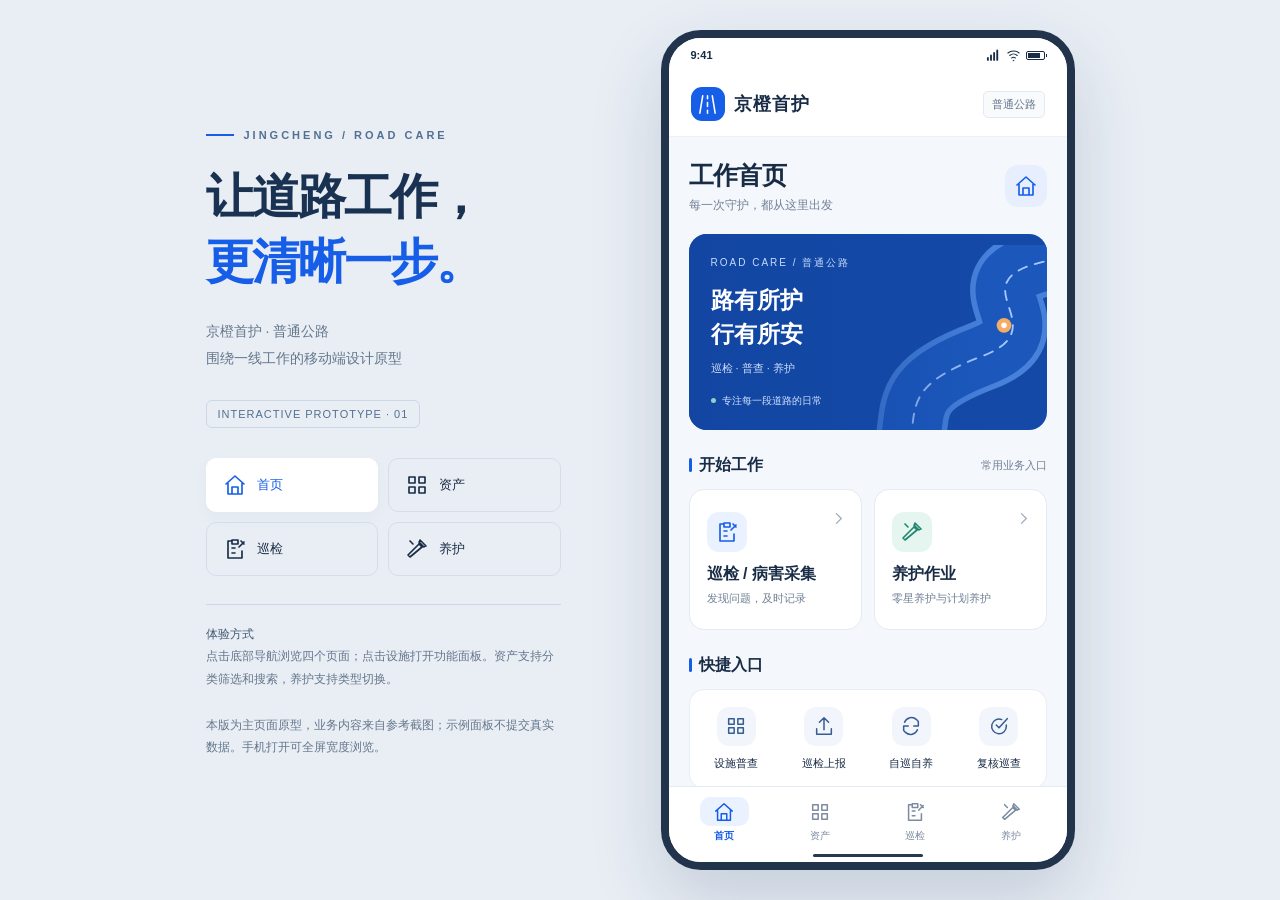
<file: index.html>
<!doctype html>
<html lang="zh-CN">
<head>
<meta charset="UTF-8">
<meta name="viewport" content="width=device-width, initial-scale=1, viewport-fit=cover">
<meta name="theme-color" content="#135fea">
<title>京橙首护 · 普通公路交互原型</title>
<style>
:root{--blue:#165de8;--deep:#14305d;--ink:#192c46;--muted:#718096;--line:#e8edf4;--bg:#f4f7fb;--orange:#ee8a41;--green:#24866d;--font:"Microsoft YaHei UI","PingFang SC","Microsoft YaHei",sans-serif}
*{box-sizing:border-box}body{margin:0;font-family:var(--font);color:var(--ink);background:#e9eef5}button,input{font:inherit}button{cursor:pointer;border:0;-webkit-tap-highlight-color:transparent}button:focus-visible,input:focus-visible{outline:3px solid #f3b45c;outline-offset:3px}button{color:inherit}svg{width:24px;height:24px;fill:none;stroke:currentColor;stroke-width:1.65;stroke-linecap:round;stroke-linejoin:round;flex-shrink:0}button:active{transform:translateY(1px)}
.stage{min-height:100svh;display:flex;align-items:center;justify-content:center;gap:100px;padding:30px}.intro{width:355px}.eyebrow{font-size:11px;letter-spacing:3px;font-weight:700;color:#527092;display:flex;align-items:center;gap:10px}.eyebrow:before{content:"";height:2px;width:28px;background:var(--blue)}.intro h1{font-size:48px;line-height:1.35;letter-spacing:-2px;margin:24px 0;color:#193252}.intro h1 span{color:var(--blue)}.intro p{font-size:14px;color:#64768b;line-height:1.9}.version{display:inline-flex;margin:14px 0 30px;padding:7px 11px;border:1px solid #cbd7e5;border-radius:6px;font-size:11px;letter-spacing:1px;color:#53708e}.page-links{display:grid;grid-template-columns:1fr 1fr;gap:10px}.page-links button{padding:14px 16px;border:1px solid #d4deeb;background:transparent;border-radius:10px;display:flex;align-items:center;gap:10px;text-align:left;font-size:13px}.page-links button.active{background:#fff;border-color:#fff;color:var(--blue);box-shadow:0 6px 15px #19325208}.intro .note{border-top:1px solid #ccd8e5;margin-top:28px;padding-top:18px;font-size:12px;line-height:1.9}.note strong{color:#3f5670;font-weight:500}.device{position:relative;width:414px;height:min(880px,calc(100svh - 60px));min-height:620px;background:var(--bg);border-radius:40px;border:8px solid #22334c;overflow:hidden;box-shadow:0 30px 70px #1932522b;display:flex;flex-direction:column}.status{height:34px;min-height:34px;display:flex;justify-content:space-between;align-items:center;padding:0 22px;background:#fff;font-size:11px;font-weight:700}.status-right{display:flex;gap:5px;align-items:center}.status svg{width:15px;height:15px}.battery{height:9px;width:19px;border:1px solid currentColor;border-radius:2px;position:relative;padding:1px}.battery:before{content:"";display:block;width:85%;height:100%;background:currentColor}.battery:after{content:"";position:absolute;right:-3px;top:2px;height:3px;width:1px;background:currentColor}.appbar{height:65px;min-height:65px;display:flex;align-items:center;justify-content:space-between;padding:0 22px;background:#fff;border-bottom:1px solid #edf1f7}.brand{display:flex;gap:9px;align-items:center}.brandmark{background:var(--blue);color:#fff;border-radius:11px;width:34px;height:34px;display:grid;place-items:center}.brandmark svg{width:23px;height:23px}.brand-name{font-size:18px;font-weight:700;letter-spacing:1px}.scene{font-size:11px;color:#65768d;border:1px solid #e3e9f2;padding:5px 8px;border-radius:5px;background:#f8fafc}.viewport{overflow-y:auto;overscroll-behavior:contain;flex:1;scrollbar-width:none;position:relative}.viewport::-webkit-scrollbar{display:none}.page{padding:22px 20px 28px;animation:enter .22s ease-out}@keyframes enter{from{opacity:.4;transform:translateY(5px)}to{opacity:1;transform:translateY(0)}}.page-title{display:flex;align-items:center;justify-content:space-between;margin-bottom:20px}.page-title h1{margin:0 0 5px;font-size:25px;letter-spacing:-.6px;line-height:1.3}.page-title p{margin:0;font-size:12px;color:var(--muted)}.title-mark{color:var(--blue);background:#e7effe;width:42px;height:42px;border-radius:13px;display:grid;place-items:center}.section-head{display:flex;align-items:center;justify-content:space-between;margin:25px 0 13px}.section-head h2{font-size:16px;margin:0;font-weight:700;display:flex;align-items:center;gap:7px}.section-head h2:before{content:"";display:block;width:3px;height:14px;background:var(--blue);border-radius:4px}.section-head span{font-size:11px;color:var(--muted)}
.hero{position:relative;overflow:hidden;border-radius:18px;background:#1549a8;padding:22px;color:white;min-height:172px}.hero:after{content:"";position:absolute;inset:0;background:linear-gradient(90deg,#1246a2,transparent 85%);pointer-events:none}.hero-content{position:relative;z-index:1;width:70%}.hero-kicker{font-size:10px;letter-spacing:2px;color:#c7dcff;margin-bottom:13px}.hero h2{font-size:23px;line-height:1.5;letter-spacing:.3px;margin:0}.hero p{font-size:11px;color:#cbdcfa;margin:9px 0 0}.road-art{position:absolute;right:-3px;bottom:-9px;width:188px;height:194px;fill:none;stroke:none}.hero-bottom{display:flex;align-items:center;gap:6px;margin-top:18px;font-size:10px;color:#d1e2ff}.hero-bottom i{width:5px;height:5px;border-radius:50%;background:#87d5c7}.work-grid{display:grid;grid-template-columns:1fr 1fr;gap:12px}.work-card{position:relative;background:#fff;border:1px solid #e4eaf3;border-radius:15px;text-align:left;min-height:141px;padding:17px}.work-card .work-icon{width:40px;height:40px;display:grid;place-items:center;border-radius:12px;background:#eaf1ff;color:var(--blue);margin-bottom:12px}.work-card.teal .work-icon{background:#e5f5f0;color:#238670}.work-card strong{font-size:16px;display:block}.work-card p{font-size:11px;color:var(--muted);margin:6px 0 0}.work-card>.arrow{position:absolute;right:14px;top:20px;color:#9baabc;width:17px;height:17px}.common{display:grid;grid-template-columns:repeat(4,1fr);background:white;border:1px solid var(--line);border-radius:15px;padding:17px 3px}.common button{display:flex;flex-direction:column;align-items:center;gap:10px;background:none;font-size:11px;padding:0}.common .mini-icon{color:#365c92;background:#f2f6fc;width:39px;height:39px;border-radius:12px;display:grid;place-items:center}.common svg{width:22px;height:22px}.info-card{display:flex;align-items:center;gap:13px;margin-top:18px;padding:16px;background:#edf3fc;border-radius:12px}.info-card>svg{color:#5b7da8;width:23px;height:23px}.info-card strong{font-size:12px;font-weight:500}.info-card p{font-size:10px;color:#7a8da6;margin:4px 0 0}.footer-note{text-align:center;color:#a0aec0;font-size:10px;letter-spacing:1px;margin-top:24px}
.search{background:white;border:1px solid #e2e9f2;display:flex;align-items:center;gap:9px;padding:0 13px;height:43px;border-radius:11px}.search svg{width:18px;height:18px;color:#8495ac}.search input{background:none;border:0;outline:none;width:100%;min-width:0;font-size:12px;color:var(--ink)}.search input::placeholder{color:#98a5b6}.filters{display:flex;gap:8px;margin-top:13px}.filter{font-size:11px;border-radius:7px;padding:8px 13px;background:#eaf0f7;color:#697d96}.filter.active{background:#e5eeff;color:var(--blue);font-weight:700}.facility-grid{display:grid;grid-template-columns:repeat(3,1fr);gap:10px}.facility{display:flex;flex-direction:column;align-items:center;justify-content:center;gap:11px;min-height:106px;padding:14px 3px 12px;background:white;border:1px solid var(--line);border-radius:13px}.facility .icon-wrap{display:grid;place-items:center;color:#42699e;background:#f0f5fd;width:42px;height:42px;border-radius:12px}.facility svg{width:27px;height:27px}.facility .label{font-size:12px;line-height:1.5;text-align:center;white-space:nowrap}.facility.long .label{font-size:10px}.facility:hover{border-color:#adc7f8;background:#fbfdff}.section-sub{font-size:11px;color:var(--muted);line-height:1.7;margin:-3px 0 16px}.feature-row{display:flex;gap:14px;background:#e8f0ff;border:1px solid #dce8fd;border-radius:14px;padding:17px;align-items:center;text-align:left;width:100%}.feature-icon{height:42px;width:42px;border-radius:12px;display:grid;place-items:center;color:#fff;background:var(--blue);flex-shrink:0}.feature-row strong{display:block;font-size:15px}.feature-row p{font-size:11px;color:#6480ab;margin:6px 0 0}.feature-row>.arrow{margin-left:auto;width:18px;height:18px;color:#6386be}.daily-list{border:1px solid var(--line);border-radius:14px;background:white;padding:0 14px}.daily-list button{display:flex;gap:12px;align-items:center;width:100%;text-align:left;background:none;padding:15px 0;border-bottom:1px solid var(--line)}.daily-list button:last-child{border-bottom:0}.daily-icon{color:var(--blue);display:grid;place-items:center;width:34px;height:34px;background:#edf3ff;border-radius:9px}.daily-list strong{font-size:13px;font-weight:500}.daily-list p{font-size:10px;color:var(--muted);margin:4px 0 0}.daily-list .arrow{margin-left:auto;color:#9aacc2;width:16px;height:16px}.segmented{padding:4px;background:#e7edf5;display:flex;border-radius:12px;margin-bottom:18px}.segmented button{width:50%;padding:11px 0;font-size:13px;color:#6e8198;background:none;border-radius:9px}.segmented button.active{background:white;color:var(--blue);font-weight:700;box-shadow:0 2px 6px #24395e0a}.maint-info{padding:16px;background:#fff;border:1px solid var(--line);border-radius:14px;display:flex;align-items:center;gap:12px}.maint-info>span{display:grid;place-items:center;background:#fff3e8;color:#cd7b37;border-radius:10px;width:40px;height:40px}.maint-info strong{font-size:13px}.maint-info p{font-size:11px;color:var(--muted);margin:5px 0 0}.maint-info.planned>span{color:var(--blue);background:#eaf1ff}.empty{grid-column:1/-1;padding:45px 10px;text-align:center;font-size:12px;color:var(--muted)}
.bottom-nav{height:76px;min-height:76px;display:flex;background:#fff;border-top:1px solid #e5ebf3;padding:9px 8px 12px;z-index:2}.nav-item{width:25%;display:flex;flex-direction:column;align-items:center;gap:3px;font-size:10px;color:#7c8ba0;background:none}.nav-icon{width:49px;height:29px;border-radius:10px;display:grid;place-items:center}.nav-icon svg{width:22px;height:22px}.nav-item.active{color:var(--blue);font-weight:700}.nav-item.active .nav-icon{background:#eaf1ff}.home-indicator{height:3px;width:110px;background:#28394f;border-radius:5px;position:absolute;bottom:5px;left:50%;transform:translateX(-50%);z-index:3;pointer-events:none}
.overlay{position:absolute;inset:34px 0 0;background:#10244265;z-index:10;display:flex;align-items:flex-end;backdrop-filter:blur(3px)}.overlay[hidden]{display:none}.sheet{background:var(--bg);width:100%;max-height:90%;overflow-y:auto;border-radius:24px 24px 0 0;padding:10px 22px 28px;box-shadow:0 -10px 40px #142c4926;animation:enter .2s ease-out}.handle{height:4px;width:34px;background:#d3dce9;border-radius:3px;margin:0 auto 19px}.sheet-head{display:flex;align-items:flex-start;justify-content:space-between}.sheet-head h2{font-size:22px;margin:6px 0}.sheet-head p{font-size:11px;margin:0;color:var(--muted)}.close{background:#e6ecf5;border-radius:50%;width:31px;height:31px;display:grid;place-items:center}.close svg{width:16px;height:16px}.sheet .section-head{margin-top:22px}.sheet-actions{display:grid;gap:9px}.sheet-action{background:white;border:1px solid var(--line);border-radius:11px;display:flex;align-items:center;text-align:left;padding:15px;gap:11px}.sheet-action svg{color:var(--blue);width:21px;height:21px}.sheet-action span{font-size:13px}.sheet-action .arrow{margin-left:auto;width:16px;height:16px;color:#91a2b8}.sheet-action.selected{border-color:#a8c3fa;background:#edf3ff}.preview{background:white;border:1px solid var(--line);border-radius:12px;padding:16px;margin-top:16px}.preview[hidden]{display:none}.demo-badge{display:inline-block;border-radius:4px;background:#fff2e1;color:#ad6923;font-size:10px;padding:3px 6px}.preview h3{font-size:14px;margin:12px 0}.preview p{font-size:12px;line-height:1.8;color:#6f8198;margin:0}.preview .context{padding-top:12px;border-top:1px solid var(--line);margin-top:12px;font-size:11px;color:#6f8198}.sheet-foot{font-size:10px;color:#91a0b4;text-align:center;margin:21px 0 0}.toast{position:absolute;left:22px;right:22px;bottom:94px;z-index:20;background:#17304e;color:white;padding:12px 15px;border-radius:10px;font-size:12px;text-align:center;box-shadow:0 6px 20px #19325222}.toast[hidden]{display:none}
@media(min-width:1400px){.stage{gap:130px}}@media(max-width:820px){.intro{display:none}.stage{padding:20px}.device{height:calc(100svh - 40px)}}@media(max-width:480px){body{background:var(--bg)}.stage{padding:0;display:block}.device{height:100svh;width:100%;border:0;border-radius:0;min-height:0;box-shadow:none}.status{display:none}.overlay{top:0}.bottom-nav{height:calc(67px + env(safe-area-inset-bottom));min-height:calc(67px + env(safe-area-inset-bottom));padding-bottom:calc(8px + env(safe-area-inset-bottom))}.home-indicator{display:none}.page{padding:21px 20px 28px}.appbar{padding-top:env(safe-area-inset-top);height:calc(65px + env(safe-area-inset-top));min-height:calc(65px + env(safe-area-inset-top))}.sheet{padding-bottom:calc(28px + env(safe-area-inset-bottom))}}@media(prefers-reduced-motion:reduce){*{animation:none!important;scroll-behavior:auto!important}}
</style>
</head>
<body>
<div class="stage">
 <aside class="intro">
  <div class="eyebrow">JINGCHENG / ROAD CARE</div>
  <h1>让道路工作，<br><span>更清晰一步。</span></h1>
  <p>京橙首护 · 普通公路<br>围绕一线工作的移动端设计原型</p>
  <div class="version">INTERACTIVE PROTOTYPE · 01</div>
  <div class="page-links" aria-label="原型页面快捷导航"></div>
  <p class="note"><strong>体验方式</strong><br>点击底部导航浏览四个页面；点击设施打开功能面板。资产支持分类筛选和搜索，养护支持类型切换。<br><br>本版为主页面原型，业务内容来自参考截图；示例面板不提交真实数据。手机打开可全屏宽度浏览。</p>
 </aside>
 <div class="device">
  <div class="status" aria-hidden="true"><span>9:41</span><div class="status-right"><svg viewBox="0 0 24 24"><path d="M3 19v-3m5 3v-7m5 7V8m5 11V4" stroke-width="3"/></svg><svg viewBox="0 0 24 24"><path d="M3 8a14 14 0 0 1 18 0M6 12a9 9 0 0 1 12 0m-9 4a5 5 0 0 1 6 0"/><circle cx="12" cy="20" r=".5"/></svg><span class="battery"></span></div></div>
  <header class="appbar"><div class="brand"><span class="brandmark" id="brandIcon"></span><span class="brand-name">京橙首护</span></div><span class="scene">普通公路</span></header>
  <main class="viewport" id="viewport" aria-label="页面内容"><div id="page"></div></main>
  <nav class="bottom-nav" aria-label="主导航"></nav>
  <div class="home-indicator" aria-hidden="true"></div>
  <div class="overlay" id="overlay" hidden><section class="sheet" role="dialog" aria-modal="true" aria-labelledby="sheetTitle" tabindex="-1"><div class="handle"></div><div class="sheet-head"><div><p id="sheetContext"></p><h2 id="sheetTitle"></h2></div><button class="close" aria-label="关闭功能面板" id="closeSheet"></button></div><div class="section-head"><h2>可用操作</h2><span>选择操作查看示意</span></div><div class="sheet-actions" id="sheetActions"></div><div class="preview" id="preview" hidden></div><p class="sheet-foot">交互原型 · 示例内容不提交业务数据</p></section></div>
 </div>
</div>
<script>
const paths={
 road:'M7 3 4 21M17 3l3 18M12 3v3m0 4v4m0 4v3',
 home:'m3 11 9-8 9 8M5 10v11h14V10M9 21v-7h6v7',
 asset:'M4 4h6v6H4zM14 4h6v6h-6zM4 14h6v6H4zM14 14h6v6h-6z',
 inspect:'M8 4H5v17h14v-7M9 3h6v4H9zM9 11h3m-3 5h3M16 10l5-5m-3-1 3 3',
 maintain:'m14 5 5 5M5 20l-2-2L14 7l3 3ZM14 7l1-4 6 6-4 1M5 4l3 3',
 bridge:'M3 21V7h18v14M2 7h20M5 3v4m5-4v4m4-4v4m5-4v4M7 21v-5a5 5 0 0 1 10 0v5',
 subgrade:'m7 3-4 18m14-18 4 18M7 3h10M5 12h14M3 21 18 5M21 21 6 5',
 tunnel:'M3 21V11a9 9 0 0 1 18 0v10h-4V11a5 5 0 0 0-10 0v10ZM10 21l1-6m2 0 1 6',
 culvert:'M3 20V8h18v12M3 8l3-4h12l3 4M8 20v-6a4 4 0 0 1 8 0v6M2 21h20',
 tree:'m12 2-6 8h3l-5 7h6v5h4v-5h6l-5-7h3Z',
 sign:'M12 14v8M4 4h16v10H4zM8 9h8m-3-3 3 3-3 3',
 marking:'M4 3v18m16-18v18M10 3v4m4-4v4m-4 4v4m4-4v4m-4 4v2m4-2v2',
 guard:'M3 8h18v7H3zM6 8v7m6-7v7m6-7v7M5 15v6m14-6v6',
 guide:'M5 3v18m14-18v18M5 6h4v6H5m14 0h-4v6h4',
 isolation:'M2 9h20M2 15h20M5 6v14m7-14v14m7-14v14',
 rock:'m3 19 4-12 5 4 4-8 5 16ZM6 21h15M10 14l3 5',
 safety:'M12 2 3 6v6c0 5 9 10 9 10s9-5 9-10V6ZM8 12l3 3 5-6',
 milestone:'M7 21V6a5 5 0 0 1 10 0v15ZM7 9h10M10 14h4m-4 3h4',
 attachment:'M5 3 3 21M13 3l-1 7M8 4v3m-1 4v3M14 12h7v10h-7zM16 15h3m-3 3h3',
 upload:'M12 16V3m-5 5 5-5 5 5M4 15v6h16v-6',
 cycle:'M20 7v5h-5M4 17v-5h5M5 8a8 8 0 0 1 13-3l2 2M4 17l2 2a8 8 0 0 0 13-3',
 check:'M20 11v1a8 8 0 1 1-5-7M9 11l3 3L21 4',
 calendar:'M4 5h16v16H4zM8 2v6m8-6v6M4 10h16M8 14h2m4 0h2m-8 3h2',
 search:'M21 21l-5-5M18 10a8 8 0 1 1-16 0 8 8 0 0 1 16 0',
 arrow:'m9 5 7 7-7 7',
 close:'m6 6 12 12M18 6 6 18',
 info:'M12 11v6m0-10v.1M22 12a10 10 0 1 1-20 0 10 10 0 0 1 20 0',
 list:'M8 5h13M8 12h13M8 19h13M3 5h.1M3 12h.1M3 19h.1',
 plus:'M12 4v16M4 12h16'
};
function icon(name,cls=''){return `<svg class="${cls}" viewBox="0 0 24 24" aria-hidden="true"><path d="${paths[name]||paths.road}"/></svg>`}
const pages=[['home','首页','home'],['asset','资产','asset'],['inspect','巡检','inspect'],['maintain','养护','maintain']];
const assets=[['道路','road','civil'],['里程碑','milestone','civil'],['桥梁','bridge','civil'],['隧道','tunnel','civil'],['涵洞','culvert','civil'],['交通标志','sign','safety'],['交通标线','marking','safety'],['护栏和栏杆','guard','safety'],['视线诱导设施','guide','safety'],['隔离设施','isolation','safety'],['防眩设施','guard','safety'],['其他交安设施','safety','safety']];
const facilities=[['路面','road'],['路基','subgrade'],['桥梁','bridge'],['隧道','tunnel'],['附属设施病害','attachment'],['交通工程','sign'],['绿化','tree'],['涵洞','culvert']];
let current='home',maintenance='零星养护',filter='all',query='',previousFocus=null;
const pageEl=document.getElementById('page'),viewport=document.getElementById('viewport'),overlay=document.getElementById('overlay');
function esc(str){return String(str).replace(/[&<>"']/g,c=>({'&':'&amp;','<':'&lt;','>':'&gt;','"':'&quot;',"'":'&#39;'}[c]))}
function title(name,sub,i){return `<div class="page-title"><div><h1>${name}</h1><p>${sub}</p></div><span class="title-mark">${icon(i)}</span></div>`}
function section(name,right=''){return `<div class="section-head"><h2>${name}</h2><span>${right}</span></div>`}
function grid(items,context){return `<div class="facility-grid">${items.map(([n,i])=>`<button class="facility ${n.length>5?'long':''}" data-facility="${n}" data-context="${context}"><span class="icon-wrap">${icon(i)}</span><span class="label">${n}</span></button>`).join('')}</div>`}
function daily(n,sub,i){return `<button data-facility="${n}" data-context="日常工作"><span class="daily-icon">${icon(i)}</span><span><strong>${n}</strong><p>${sub}</p></span>${icon('arrow','arrow')}</button>`}
function renderHome(){return `<div class="page">${title('工作首页','每一次守护，都从这里出发','home')}
 <div class="hero"><svg class="road-art" viewBox="0 0 190 210" aria-hidden="true"><path d="M190 18c-97 23 17 70-66 102S52 172 45 220" stroke="#4781da" stroke-width="76"/><path d="M190 18c-97 23 17 70-66 102S52 172 45 220" stroke="#1c58bc" stroke-width="64"/><path d="M190 18c-97 23 17 70-66 102S52 172 45 220" stroke="#a6c7ff" stroke-width="2" stroke-dasharray="10 9"/><circle cx="147" cy="87" r="8" fill="#f6ac64"/><circle cx="147" cy="87" r="3" fill="white"/></svg><div class="hero-content"><div class="hero-kicker">ROAD CARE / 普通公路</div><h2>路有所护<br>行有所安</h2><p>巡检 · 普查 · 养护</p><div class="hero-bottom"><i></i> 专注每一段道路的日常</div></div></div>
 ${section('开始工作','常用业务入口')}
 <div class="work-grid"><button class="work-card" data-page="inspect"><span class="work-icon">${icon('inspect')}</span>${icon('arrow','arrow')}<strong>巡检 / 病害采集</strong><p>发现问题，及时记录</p></button><button class="work-card teal" data-page="maintain"><span class="work-icon">${icon('maintain')}</span>${icon('arrow','arrow')}<strong>养护作业</strong><p>零星养护与计划养护</p></button></div>
 ${section('快捷入口')}
 <div class="common"><button data-page="asset"><span class="mini-icon">${icon('asset')}</span>设施普查</button><button data-facility="巡检上报" data-context="日常工作"><span class="mini-icon">${icon('upload')}</span>巡检上报</button><button data-facility="自巡自养" data-context="日常工作"><span class="mini-icon">${icon('cycle')}</span>自巡自养</button><button data-facility="复核巡查" data-context="日常工作"><span class="mini-icon">${icon('check')}</span>复核巡查</button></div>
 <div class="info-card">${icon('road')}<div><strong>普通公路 · 一线作业工作台</strong><p>设施信息、日常巡检与养护入口，一处直达</p></div></div><div class="footer-note">京橙首护 · 守护道路每一程</div></div>`}
function assetResults(){const arr=assets.filter(x=>(filter==='all'||x[2]===filter)&&x[0].includes(query.trim()));document.getElementById('assetResults').innerHTML=arr.length?grid(arr,'设施普查'):'<div class="empty">未找到相关设施，请尝试其他名称</div>';document.getElementById('assetCount').textContent=`${arr.length} 类设施`}
function renderAsset(){return `<div class="page">${title('资产管理','从设施普查开始，掌握道路家底','asset')}<label class="search">${icon('search')}<input id="assetSearch" type="search" placeholder="搜索设施类型，如桥梁、交通标志" aria-label="搜索设施类型" value="${esc(query)}"></label><div class="filters" role="group" aria-label="设施类别筛选">${[['all','全部设施'],['civil','道路土建'],['safety','交通安全']].map(([id,n])=>`<button class="filter ${filter===id?'active':''}" data-filter="${id}" aria-pressed="${filter===id}">${n}</button>`).join('')}</div>${section('设施普查','<span id="assetCount"></span>')}<div id="assetResults"></div><div class="footer-note">分类清晰 · 信息有序</div></div>`}
function renderInspect(){return `<div class="page">${title('道路巡检','发现路上问题，做好每一次记录','inspect')}<button class="feature-row" data-facility="巡检上报" data-context="日常工作"><span class="feature-icon">${icon('upload')}</span><span><strong>巡检上报</strong><p>进入日常巡检上报入口</p></span>${icon('arrow','arrow')}</button>${section('病害采集','按设施选择')}${grid(facilities,'病害采集')}${section('日常工作')}<div class="daily-list">${daily('自巡自养','巡查与日常养护','cycle')}${daily('互巡互检','协同巡查，交叉检查','inspect')}${daily('复核巡查','开展巡查复核工作','check')}</div><div class="footer-note">及时发现 · 有序记录</div></div>`}
function renderMaintain(){return `<div class="page">${title('养护作业','分类开展养护，守护道路畅通','maintain')}<div class="segmented" role="tablist" aria-label="养护类型">${['零星养护','计划养护'].map(n=>`<button role="tab" aria-selected="${maintenance===n}" class="${maintenance===n?'active':''}" data-maintenance="${n}">${n}</button>`).join('')}</div><div role="tabpanel" aria-label="${maintenance}"><div class="maint-info ${maintenance==='计划养护'?'planned':''}"><span>${icon(maintenance==='计划养护'?'calendar':'maintain')}</span><div><strong>${maintenance==='计划养护'?'按计划开展养护':'日常问题，及时养护'}</strong><p>${maintenance==='计划养护'?'选择设施类别，进入计划养护':'选择设施类别，进入零星养护'}</p></div></div>${section('养护设施','8 类设施')}${grid(facilities,maintenance)}</div><div class="info-card">${icon('info')}<div><strong>当前业务：${maintenance}</strong><p>点击设施入口，查看对应养护操作</p></div></div><div class="footer-note">精心养护 · 畅行每一程</div></div>`}
function navigate(id){if(!pages.some(p=>p[0]===id))return;closeSheet(false);current=id;pageEl.innerHTML=({home:renderHome,asset:renderAsset,inspect:renderInspect,maintain:renderMaintain})[id]();viewport.scrollTop=0;document.querySelector('.bottom-nav').innerHTML=pages.map(([key,n,i])=>`<button class="nav-item ${id===key?'active':''}" data-page="${key}" ${id===key?'aria-current="page"':''}><span class="nav-icon">${icon(i)}</span>${n}</button>`).join('');document.querySelector('.page-links').innerHTML=pages.map(([key,n,i])=>`<button data-page="${key}" class="${id===key?'active':''}" ${id===key?'aria-current="page"':''}>${icon(i)}${n}</button>`).join('');if(id==='asset')assetResults();document.title=`${pages.find(x=>x[0]===id)[1]} · 京橙首护原型`}
let selectedName='',selectedContext='';
function openSheet(name,context){previousFocus=document.activeElement;selectedName=name;selectedContext=context;document.getElementById('sheetTitle').textContent=name;document.getElementById('sheetContext').textContent=`普通公路 / ${context}`;const actions=context==='设施普查'?[['list','查看设施'],['plus','新增普查']]:context==='病害采集'?[['plus','采集病害'],['list','查看采集记录']]:context==='日常工作'?[['inspect',name],['list','查看相关记录']]:[['maintain',`进入${context}`],['list','查看养护记录']];document.getElementById('sheetActions').innerHTML=actions.map(([i,n])=>`<button class="sheet-action" data-operation="${n}">${icon(i)}<span>${n}</span>${icon('arrow','arrow')}</button>`).join('');document.getElementById('preview').hidden=true;overlay.hidden=false;document.querySelector('.viewport').inert=true;document.querySelector('.bottom-nav').inert=true;document.querySelector('.sheet').focus()}
function closeSheet(restore=true){overlay.hidden=true;viewport.inert=false;document.querySelector('.bottom-nav').inert=false;if(restore&&previousFocus&&previousFocus.isConnected)previousFocus.focus()}
document.addEventListener('click',e=>{const page=e.target.closest('[data-page]');if(page){navigate(page.dataset.page);return}const facility=e.target.closest('[data-facility]');if(facility){openSheet(facility.dataset.facility,facility.dataset.context);return}const f=e.target.closest('[data-filter]');if(f){filter=f.dataset.filter;document.querySelectorAll('[data-filter]').forEach(b=>{b.classList.toggle('active',b.dataset.filter===filter);b.setAttribute('aria-pressed',b.dataset.filter===filter)});assetResults();return}const m=e.target.closest('[data-maintenance]');if(m){const scroll=viewport.scrollTop;maintenance=m.dataset.maintenance;pageEl.innerHTML=renderMaintain();viewport.scrollTop=scroll;document.querySelector(`[data-maintenance="${maintenance}"]`).focus();return}const op=e.target.closest('[data-operation]');if(op){document.querySelectorAll('.sheet-action').forEach(b=>b.classList.toggle('selected',b===op));const preview=document.getElementById('preview');preview.hidden=false;preview.innerHTML=`<span class="demo-badge">功能示意</span><h3>${esc(op.dataset.operation)}</h3><p>已选择「${esc(selectedName)}」的${esc(op.dataset.operation)}入口。</p><div class="context">业务场景：普通公路<br>所属模块：${esc(selectedContext)}<br>本版展示主页面与入口交互，后续业务页面待设计。</div>`;preview.scrollIntoView({block:'nearest',behavior:'smooth'})}});
document.getElementById('closeSheet').innerHTML=icon('close');document.getElementById('closeSheet').addEventListener('click',()=>closeSheet());overlay.addEventListener('click',e=>{if(e.target===overlay)closeSheet()});document.addEventListener('input',e=>{if(e.target.id==='assetSearch'){query=e.target.value;assetResults()}});document.addEventListener('keydown',e=>{if(overlay.hidden)return;if(e.key==='Escape'){closeSheet();return}if(e.key==='Tab'){const all=[...overlay.querySelectorAll('button')];const first=all[0],last=all.at(-1);if(e.shiftKey&&(document.activeElement===first||document.activeElement.classList.contains('sheet'))){e.preventDefault();last.focus()}else if(!e.shiftKey&&document.activeElement===last){e.preventDefault();first.focus()}}});document.getElementById('brandIcon').innerHTML=icon('road');navigate('home');
</script>
</body>
</html>
</file>
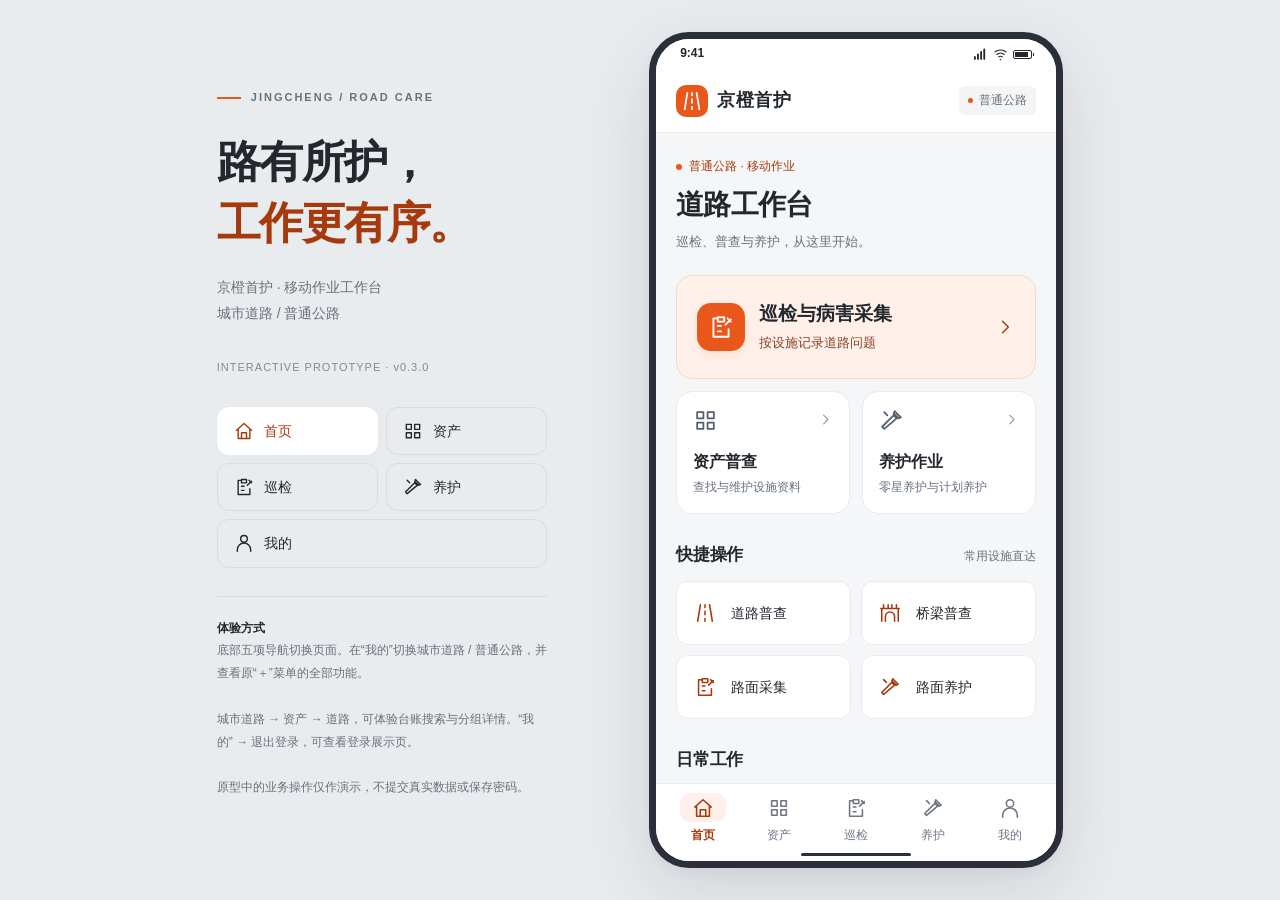
<file: v2/index.html>
<!doctype html>
<html lang="zh-CN">
<head>
<meta charset="UTF-8">
<meta name="viewport" content="width=device-width, initial-scale=1, viewport-fit=cover">
<meta name="theme-color" content="#ea571b">
<title>京橙首护 · 双场景交互原型</title>
<link rel="stylesheet" href="./styles.css">
<link rel="icon" type="image/svg+xml" href="./assets/road-icon.svg">
</head>
<body>
<div class="stage">
 <aside class="intro">
  <div class="eyebrow">JINGCHENG / ROAD CARE</div>
  <h1>路有所护，<br><span>工作更有序。</span></h1>
  <p>京橙首护 · 移动作业工作台<br>城市道路 / 普通公路</p>
  <div class="version">INTERACTIVE PROTOTYPE · v0.3.0</div>
  <div class="page-links" aria-label="原型页面快捷导航"></div>
  <p class="note"><strong>体验方式</strong><br>底部五项导航切换页面。在“我的”切换城市道路 / 普通公路，并查看原“＋”菜单的全部功能。<br><br>城市道路 → 资产 → 道路，可体验台账搜索与分组详情。“我的” → 退出登录，可查看登录展示页。<br><br>原型中的业务操作仅作演示，不提交真实数据或保存密码。</p>
 </aside>
 <div class="device">
  <div class="status" aria-hidden="true"><span>9:41</span><div class="status-right"><svg viewBox="0 0 24 24"><path d="M3 19v-3m5 3v-7m5 7V8m5 11V4" stroke-width="3"/></svg><svg viewBox="0 0 24 24"><path d="M3 8a14 14 0 0 1 18 0M6 12a9 9 0 0 1 12 0m-9 4a5 5 0 0 1 6 0"/><circle cx="12" cy="20" r=".5"/></svg><span class="battery"></span></div></div>
  <header class="appbar"><div class="brand"><span class="brandmark" id="brandIcon"></span><span class="brand-name">京橙首护</span></div><span class="scene" id="sceneLabel">普通公路</span></header>
  <main class="viewport" id="viewport" aria-label="页面内容"><div id="page"></div></main>
  <nav class="bottom-nav" aria-label="主导航"></nav>
  <div class="home-indicator" aria-hidden="true"></div>
  <div class="overlay" id="overlay" hidden><section class="sheet" role="dialog" aria-modal="true" aria-labelledby="sheetTitle" tabindex="-1"><div class="handle"></div><div class="sheet-head"><div><p id="sheetContext"></p><h2 id="sheetTitle"></h2></div><button class="close" aria-label="关闭功能面板" id="closeSheet"></button></div><div class="section-head" id="sheetActionHeading"><h2>可用操作</h2><span>选择操作查看示意</span></div><div class="sheet-actions" id="sheetActions"></div><div class="preview" id="preview" hidden></div><p class="sheet-foot">交互原型 · 示例内容不提交业务数据</p></section></div>
  <div class="toast" id="toast" role="status" aria-live="polite" hidden></div>
 </div>
</div>
<script src="./app.js"></script>
</body>
</html>
</file>
<file: v2/styles.css>
/* 京橙首护 · v0.3.0 · shared visual system */
:root {
  --primary: #ea571b;
  --primary-soft: #fff1e9;
  --primary-border: #f4c6b2;
  --primary-ink: #a63a0d;
  --action: #cf4510;
  --on-primary: #30170f;
  --ink: #23282f;
  --muted: #68717d;
  --subtle: #818995;
  --line: #e8ebef;
  --bg: #f5f6f8;
  --surface: #fff;
  --green: #20765c;
  --danger: #b54040;
  --radius-sm: 10px;
  --radius: 16px;
  --radius-lg: 24px;
  --font: "MiSans", "HarmonyOS Sans SC", "PingFang SC", "Microsoft YaHei UI", "Microsoft YaHei", sans-serif;
}
* { box-sizing: border-box; }
[hidden] { display: none !important; }
body { margin: 0; color: var(--ink); background: #e9ecef; font: 15px/1.6 var(--font); -webkit-font-smoothing: antialiased; }
button, input, select { font: inherit; }
button { cursor: pointer; border: 0; color: inherit; -webkit-tap-highlight-color: transparent; touch-action: manipulation; }
button, input, select { outline-offset: 3px; }
button:focus-visible, input:focus-visible, select:focus-visible { outline: 3px solid #bb450f; }
button { transition: background .15s ease, border-color .15s ease, box-shadow .15s ease; }
button:active { filter: brightness(.96); }
svg { width: 24px; height: 24px; fill: none; stroke: currentColor; stroke-width: 1.7; stroke-linecap: round; stroke-linejoin: round; flex-shrink: 0; }
h1, h2, h3, p { overflow-wrap: anywhere; }
.stage { min-height: 100svh; display: flex; align-items: center; justify-content: center; gap: clamp(48px, 8vw, 120px); padding: 32px; }
.intro { width: 330px; flex-shrink: 0; }
.eyebrow { display: flex; align-items: center; gap: 10px; font-size: 11px; font-weight: 600; letter-spacing: 2px; color: var(--muted); }
.eyebrow:before { content: ""; height: 2px; width: 24px; background: var(--primary); }
.intro h1 { margin: 24px 0 20px; font-size: 44px; font-weight: 700; letter-spacing: -1.5px; line-height: 1.4; }
.intro h1 span { color: var(--primary-ink); }
.intro>p { font-size: 14px; line-height: 1.9; color: var(--muted); }
.version { display: inline-flex; padding: 6px 0; margin: 12px 0 24px; color: var(--subtle); font-size: 11px; letter-spacing: 1px; }
.page-links { display: grid; grid-template-columns: 1fr 1fr; gap: 8px; }
.page-links button { display: flex; align-items: center; gap: 10px; text-align: left; min-height: 48px; padding: 12px 16px; font-size: 14px; border: 1px solid #d8dde3; border-radius: 12px; background: transparent; }
.page-links button svg { width: 20px; height: 20px; }
.page-links button:last-child { grid-column: 1 / -1; }
.page-links button.active { background: #fff; border-color: #fff; color: var(--primary-ink); box-shadow: 0 4px 16px #23282f05; }
.intro .note { border-top: 1px solid #d7dde3; margin-top: 28px; padding-top: 20px; font-size: 12px; line-height: 1.9; }
.note strong { color: var(--ink); font-weight: 600; }
.device { position: relative; isolation: isolate; display: flex; flex-direction: column; width: 414px; flex-shrink: 0; height: min(900px, calc(100svh - 64px)); min-height: 620px; border: 7px solid #293039; border-radius: 40px; background: var(--bg); overflow: hidden; box-shadow: 0 24px 70px #20283220, 0 4px 12px #2028320a; }
.status { height: 30px; min-height: 30px; display: flex; align-items: center; justify-content: space-between; padding: 0 24px; background: #fff; font-size: 12px; font-weight: 600; }
.status-right { display: flex; align-items: center; gap: 5px; }
.status svg { width: 15px; height: 15px; }
.battery { position: relative; height: 9px; width: 19px; border: 1px solid currentColor; border-radius: 2px; padding: 1px; }
.battery:before { content: ""; display: block; width: 85%; height: 100%; background: currentColor; }
.battery:after { content: ""; position: absolute; right: -3px; top: 2px; height: 3px; width: 1px; background: currentColor; }
.appbar { min-height: 64px; height: 64px; display: flex; align-items: center; justify-content: space-between; gap: 12px; padding: 0 20px; background: #fff; border-bottom: 1px solid var(--line); }
.brand { display: flex; align-items: center; gap: 9px; }
.brandmark { display: grid; place-items: center; width: 32px; height: 32px; background: var(--primary); color: #fff; border-radius: 10px; }
.brandmark svg { width: 22px; height: 22px; stroke-width: 1.9; }
.brand-name { font-size: 18px; font-weight: 700; letter-spacing: .5px; }
.scene { display: inline-flex; align-items: center; gap: 6px; padding: 5px 9px; border-radius: 6px; font-size: 12px; font-weight: 500; color: var(--muted); background: #f3f5f7; white-space: nowrap; }
.scene:before { content: ""; height: 5px; width: 5px; background: var(--primary); border-radius: 50%; }
.viewport { min-height: 0; overflow-y: auto; overscroll-behavior: contain; flex: 1; scrollbar-width: none; position: relative; }
.viewport::-webkit-scrollbar { display: none; }
.page { padding: 24px 20px 32px; animation: enter .18s ease-out; }
@keyframes enter { from { opacity: .5; transform: translateY(4px); } to { opacity: 1; transform: translateY(0); } }
.page-title { display: flex; align-items: center; justify-content: space-between; gap: 12px; margin-bottom: 24px; }
.page-title h1 { font-size: 26px; line-height: 1.35; font-weight: 700; margin: 0 0 6px; letter-spacing: -.5px; }
.page-title p { font-size: 13px; color: var(--muted); margin: 0; line-height: 1.6; }
.title-mark { display: none; }
.section-head { display: flex; align-items: baseline; justify-content: space-between; gap: 12px; margin: 28px 0 14px; }
.section-head h2 { font-size: 17px; font-weight: 600; margin: 0; line-height: 1.5; letter-spacing: -.3px; }
.section-head>span { color: var(--muted); font-size: 12px; flex-shrink: 0; }
.home-kicker { display: flex; align-items: center; gap: 7px; color: var(--primary-ink); font-size: 12px; font-weight: 500; margin-bottom: 10px; }
.home-kicker i { width: 6px; height: 6px; background: var(--primary); border-radius: 50%; }
.home-title { margin-bottom: 22px; }
.home-title h1 { font-size: 28px; line-height: 1.35; letter-spacing: -.8px; margin: 0 0 8px; }
.home-title p { font-size: 13px; color: var(--muted); margin: 0; }
.start-card { width: 100%; text-align: left; display: flex; align-items: center; gap: 14px; padding: 20px; min-height: 104px; background: #fff1e9; border: 1px solid #f7d8c9; border-radius: var(--radius); }
.start-icon { display: grid; place-items: center; width: 48px; height: 48px; border-radius: 14px; background: var(--primary); color: #fff; flex-shrink: 0; box-shadow: 0 5px 10px #ea571b18; }
.start-icon svg { width: 26px; height: 26px; }
.start-card strong { display: block; font-size: 19px; line-height: 1.5; font-weight: 600; }
.start-card p { color: #85442a; font-size: 13px; margin: 5px 0 0; }
.start-card>.arrow { color: var(--primary-ink); width: 20px; height: 20px; margin-left: auto; }
.work-grid { display: grid; grid-template-columns: 1fr 1fr; gap: 12px; margin-top: 12px; }
.work-card { position: relative; min-width: 0; min-height: 112px; padding: 16px; text-align: left; border: 1px solid var(--line); border-radius: var(--radius); background: #fff; }
.work-card .work-icon { display: block; color: #53606f; margin-bottom: 10px; }
.work-card .work-icon svg { width: 25px; height: 25px; }
.work-card strong { font-size: 16px; line-height: 1.5; display: block; font-weight: 600; }
.work-card p { color: var(--muted); font-size: 12px; margin: 4px 0 0; }
.work-card>.arrow { position: absolute; right: 16px; top: 20px; width: 15px; height: 15px; color: #929aa5; }
.home-shortcuts { display: grid; grid-template-columns: 1fr 1fr; gap: 10px; }
.home-shortcut { display: flex; align-items: center; gap: 10px; text-align: left; min-height: 64px; padding: 12px; background: #fff; border: 1px solid var(--line); border-radius: 12px; }
.home-shortcut>span { display: grid; place-items: center; width: 32px; height: 32px; color: var(--primary-ink); flex-shrink: 0; }
.home-shortcut svg { width: 22px; height: 22px; }
.home-shortcut strong { font-size: 14px; font-weight: 500; }
.scene-tip { display: flex; align-items: center; gap: 10px; width: 100%; text-align: left; padding: 16px 0 0; margin-top: 24px; background: none; border-top: 1px solid #e1e5ea; color: var(--muted); }
.scene-tip>svg { width: 20px; height: 20px; }
.scene-tip>span { font-size: 13px; }
.scene-tip small { display: block; margin-top: 2px; font-size: 12px; }
.scene-tip>.arrow { margin-left: auto; width: 14px; height: 14px; }
.footer-note { text-align: center; color: var(--muted); font-size: 12px; margin-top: 28px; letter-spacing: .2px; }
.search { display: flex; align-items: center; gap: 10px; height: 50px; padding: 0 14px; background: #fff; border: 1px solid #dfe4ea; border-radius: 12px; }
.search svg { width: 20px; height: 20px; color: var(--muted); }
.search input { width: 100%; min-width: 0; background: none; border: 0; outline: 0; color: var(--ink); font-size: 16px; }
.search:focus-within { border-color: var(--primary-ink); box-shadow: 0 0 0 2px #ea571b12; }
input::placeholder { color: #78828e; }
.filters { display: flex; flex-wrap: wrap; gap: 8px; margin-top: 12px; }
.filter { min-height: 44px; padding: 10px 12px; border-radius: 8px; background: transparent; color: var(--muted); font-size: 13px; }
.filter.active { background: var(--primary-soft); color: var(--primary-ink); font-weight: 600; }
.facility-grid { display: grid; grid-template-columns: repeat(3, minmax(0, 1fr)); gap: 10px; }
.facility { display: flex; flex-direction: column; align-items: center; justify-content: center; gap: 10px; min-height: 112px; padding: 16px 8px; border: 1px solid var(--line); border-radius: 14px; background: #fff; min-width: 0; }
.facility .icon-wrap { display: grid; place-items: center; height: 36px; width: 36px; color: #596575; }
.facility svg { height: 29px; width: 29px; stroke-width: 1.65; }
.facility .label { font-size: 14px; line-height: 1.55; text-align: center; white-space: normal; overflow-wrap: anywhere; }
.feature-row { display: flex; align-items: center; text-align: left; gap: 12px; width: 100%; padding: 16px; min-height: 84px; border: 1px solid #f5d2c1; background: var(--primary-soft); border-radius: var(--radius); }
.feature-icon { display: grid; place-items: center; height: 44px; width: 44px; flex-shrink: 0; background: var(--primary); color: #fff; border-radius: 12px; }
.feature-row strong { display: block; font-size: 16px; font-weight: 600; }
.feature-row p { color: #85442a; font-size: 13px; margin: 4px 0 0; }
.feature-row>.arrow { margin-left: auto; width: 17px; height: 17px; color: var(--primary-ink); }
.daily-list, .account-group { background: #fff; border: 1px solid var(--line); border-radius: var(--radius); padding: 0 16px; }
.daily-list button, .account-row { width: 100%; display: flex; align-items: center; text-align: left; gap: 12px; min-height: 80px; padding: 16px 0; border-bottom: 1px solid var(--line); background: none; }
.daily-list button:last-child, .account-row:last-child { border-bottom: 0; }
.daily-icon { width: 36px; height: 36px; border-radius: 10px; color: #67717f; background: #f4f6f8; display: grid; place-items: center; flex-shrink: 0; }
.daily-icon svg { width: 21px; height: 21px; }
.daily-list strong, .account-row strong { font-size: 15px; font-weight: 500; }
.daily-list p, .account-row small { display: block; color: var(--muted); font-size: 12px; margin: 4px 0 0; }
.daily-list .arrow, .account-row .arrow { margin-left: auto; width: 15px; height: 15px; color: #858e9a; }
.segmented { display: flex; gap: 4px; padding: 4px; margin-bottom: 16px; background: #e9edf1; border-radius: 12px; }
.segmented button { flex: 1; min-width: 0; min-height: 44px; padding: 10px 4px; background: none; color: var(--muted); font-size: 14px; border-radius: 9px; white-space: nowrap; }
.segmented button.active { background: #fff; color: var(--primary-ink); font-weight: 600; box-shadow: 0 2px 6px #20283208; }
.segmented.four-tabs button { font-size: 13px; }
.maint-info { display: flex; align-items: center; gap: 12px; padding: 16px; background: #fff; border: 1px solid var(--line); border-radius: var(--radius); }
.maint-info>span { display: grid; place-items: center; width: 40px; height: 40px; color: var(--primary-ink); background: var(--primary-soft); border-radius: 12px; flex-shrink: 0; }
.maint-info strong { font-size: 15px; font-weight: 600; }
.maint-info p { color: var(--muted); font-size: 12px; margin: 4px 0 0; }
.emergency-grid { display: grid; grid-template-columns: 1fr 1fr; gap: 12px; }
.emergency-grid button { min-height: 64px; display: flex; align-items: center; gap: 8px; padding: 16px 12px; background: #fff; border: 1px solid #f1d6c9; border-radius: 12px; font-size: 14px; }
.emergency-grid button>svg:first-child { color: var(--primary-ink); width: 22px; height: 22px; }
.emergency-grid .arrow { margin-left: auto; width: 13px; height: 13px; color: var(--muted); }
.profile-card { position: relative; display: flex; align-items: center; gap: 14px; padding: 20px 16px; background: #fff; border: 1px solid var(--line); border-radius: var(--radius); }
.avatar { display: grid; place-items: center; width: 52px; height: 52px; color: var(--primary-ink); background: var(--primary-soft); border-radius: 16px; flex-shrink: 0; }
.avatar svg { width: 28px; height: 28px; }
.profile-card strong { display: block; font-size: 17px; font-weight: 600; }
.profile-card p { font-size: 12px; color: var(--muted); margin: 6px 0 0; }
.profile-badge { position: absolute; top: 12px; right: 12px; font-size: 11px; color: var(--muted); background: #f4f6f8; border-radius: 5px; padding: 2px 6px; }
.scene-options { display: grid; grid-template-columns: 1fr 1fr; gap: 12px; }
.scene-option { position: relative; text-align: left; padding: 16px 12px; background: #fff; border: 1px solid #e0e5eb; border-radius: 14px; }
.scene-option-icon { display: grid; place-items: center; width: 36px; height: 36px; color: #606c7a; margin-bottom: 12px; }
.scene-option-icon svg { height: 27px; width: 27px; }
.scene-option strong { display: block; font-size: 15px; font-weight: 600; }
.scene-option small { display: block; font-size: 12px; color: var(--muted); margin-top: 4px; }
.scene-option.selected { border-color: var(--primary); background: #fffaf7; box-shadow: 0 0 0 1px var(--primary) inset; }
.scene-option.selected .scene-option-icon { color: var(--primary-ink); }
.choice-dot { position: absolute; top: 20px; right: 14px; border: 1px solid #c8d0d9; border-radius: 50%; width: 18px; height: 18px; }
.selected .choice-dot { background: var(--primary); border-color: var(--primary); color: #fff; }
.choice-dot svg { width: 16px; height: 16px; stroke-width: 2.3; }
.logout-button { min-height: 50px; width: 100%; display: flex; justify-content: center; align-items: center; gap: 9px; margin-top: 24px; border: 1px solid var(--line); border-radius: 12px; background: #fff; color: var(--danger); font-size: 14px; }
.logout-button svg { width: 19px; height: 19px; }
.bottom-nav { display: flex; height: 78px; min-height: 78px; padding: 8px 8px 14px; background: #fff; border-top: 1px solid var(--line); z-index: 2; }
.nav-item { display: flex; align-items: center; justify-content: center; flex-direction: column; gap: 4px; width: 20%; min-height: 54px; padding: 0; background: none; color: #6d7683; font-size: 12px; }
.nav-icon { height: 29px; width: 46px; border-radius: 10px; display: grid; place-items: center; }
.nav-icon svg { height: 22px; width: 22px; }
.nav-item.active { color: var(--primary-ink); font-weight: 600; }
.nav-item.active .nav-icon { background: var(--primary-soft); }
.home-indicator { position: absolute; bottom: 5px; left: 50%; transform: translateX(-50%); width: 110px; height: 3px; border-radius: 4px; background: #293039; z-index: 3; pointer-events: none; }
.subbar { display: flex; align-items: center; justify-content: space-between; gap: 8px; margin: -12px -8px 20px; }
.subbar h1 { flex: 1; text-align: center; font-size: 20px; font-weight: 600; line-height: 1.5; margin: 0; }
.icon-button { width: 48px; height: 48px; display: grid; place-items: center; background: none; border-radius: 10px; flex-shrink: 0; color: #566271; }
.text-button { min-height: 48px; min-width: 48px; padding: 8px; background: none; color: var(--primary-ink); font-size: 14px; }
.bar-spacer { width: 48px; flex-shrink: 0; }
.demo-strip { margin-bottom: 16px; padding: 10px 12px; border-radius: 8px; background: #eceff3; color: #626d7b; font-size: 12px; line-height: 1.7; }
.road-search { display: flex; gap: 8px; }
.road-search .search { flex: 1; min-width: 0; }
.grade-select { display: flex; align-items: center; border: 1px solid #dfe4ea; background: #fff; border-radius: 12px; padding: 0 8px; }
.grade-select select { height: 48px; max-width: 88px; background: none; border: 0; color: #52606f; font-size: 14px; }
.road-card { overflow: hidden; background: #fff; border: 1px solid var(--line); border-radius: var(--radius); margin-bottom: 12px; }
.road-main { display: block; width: 100%; text-align: left; padding: 18px 16px; background: none; }
.road-card-heading { display: flex; align-items: flex-start; justify-content: space-between; gap: 12px; }
.road-card-heading strong { font-size: 17px; line-height: 1.6; font-weight: 600; }
.road-card-heading em, .tag { font-style: normal; font-size: 12px; color: #566271; background: #f2f4f7; padding: 3px 7px; border-radius: 5px; white-space: nowrap; }
.road-code { display: block; color: var(--muted); font-size: 13px; margin: 6px 0 12px; font-variant-numeric: tabular-nums; }
.road-route { display: flex; align-items: flex-start; gap: 6px; font-size: 13px; line-height: 1.7; color: #576473; }
.road-route svg { width: 16px; height: 16px; margin-top: 3px; }
.road-actions { display: flex; border-top: 1px solid var(--line); }
.road-actions button { width: 50%; min-height: 48px; display: flex; align-items: center; justify-content: center; gap: 7px; background: none; font-size: 13px; color: #52606e; }
.road-actions button+button { border-left: 1px solid var(--line); }
.road-actions button:last-child { color: var(--primary-ink); }
.road-actions svg { width: 17px; height: 17px; }
.detail-hero { display: flex; align-items: center; gap: 12px; padding: 18px 16px; background: #fff; border: 1px solid var(--line); border-radius: var(--radius); }
.detail-symbol { height: 44px; width: 44px; display: grid; place-items: center; color: var(--primary-ink); background: var(--primary-soft); border-radius: 12px; flex-shrink: 0; }
.detail-hero>div { min-width: 0; }
.detail-hero h2 { margin: 0; font-size: 19px; font-weight: 600; line-height: 1.5; }
.detail-hero p { margin: 5px 0 0; font-size: 12px; color: var(--muted); overflow-wrap: anywhere; }
.detail-hero .tag { margin-left: auto; align-self: flex-start; }
.detail-fields { padding: 0 16px; margin: 0; border: 1px solid var(--line); border-radius: var(--radius); background: #fff; }
.detail-fields>div { display: grid; grid-template-columns: minmax(92px, .9fr) minmax(0, 1.3fr); gap: 16px; padding: 16px 0; border-bottom: 1px solid var(--line); font-size: 14px; line-height: 1.7; }
.detail-fields>div:last-child { border: 0; }
.detail-fields dt { color: var(--muted); }
.detail-fields dd { margin: 0; overflow-wrap: anywhere; font-variant-numeric: tabular-nums; }
.photo-empty { min-height: 128px; display: flex; flex-direction: column; align-items: center; justify-content: center; gap: 12px; padding: 16px; border: 1px dashed #ccd3dc; border-radius: var(--radius); font-size: 13px; color: var(--muted); margin-bottom: 24px; }
.photo-empty svg { width: 28px; height: 28px; }
.full { width: 100%; }
.primary-button, .secondary-button { display: flex; align-items: center; justify-content: center; gap: 8px; min-height: 50px; padding: 12px 16px; border-radius: 12px; font-size: 15px; font-weight: 500; }
.primary-button { background: var(--action); color: #fff; }
.secondary-button { background: #e9edf2; color: #4a5665; }
.primary-button svg { width: 19px; height: 19px; }
.overlay { position: absolute; inset: 30px 0 0; z-index: 10; display: flex; align-items: flex-end; background: #1f263359; backdrop-filter: blur(3px); }
.sheet { width: 100%; max-height: 92%; overflow-y: auto; padding: 10px 20px 28px; background: var(--bg); border-radius: 24px 24px 0 0; box-shadow: 0 -12px 40px #20283215; animation: enter .18s ease-out; }
.handle { width: 36px; height: 4px; margin: 0 auto 20px; border-radius: 4px; background: #ccd2db; }
.sheet-head { display: flex; align-items: flex-start; justify-content: space-between; gap: 8px; }
.sheet-head h2 { font-size: 24px; font-weight: 600; line-height: 1.5; margin: 5px 0 0; }
.sheet-head p { margin: 0; font-size: 13px; color: var(--muted); }
.close { width: 48px; height: 48px; display: grid; place-items: center; color: #626d7a; background: #e9edf2; border-radius: 50%; flex-shrink: 0; }
.close svg { width: 20px; height: 20px; }
.sheet-actions { display: grid; gap: 10px; margin-top: 20px; }
.sheet-action { display: flex; align-items: center; gap: 12px; min-height: 62px; padding: 16px; text-align: left; background: #fff; border: 1px solid var(--line); border-radius: 12px; }
.sheet-action>svg { width: 22px; height: 22px; color: var(--primary-ink); }
.sheet-action span { font-size: 15px; }
.sheet-action .arrow { margin-left: auto; width: 15px; height: 15px; color: var(--muted); }
.sheet-action.selected { background: var(--primary-soft); border-color: var(--primary-border); }
.preview { padding: 16px; margin-top: 16px; background: #fff; border: 1px solid var(--line); border-radius: 12px; }
.demo-badge { display: inline-block; padding: 3px 7px; border-radius: 5px; font-size: 12px; color: var(--primary-ink); background: var(--primary-soft); }
.preview h3 { font-size: 17px; font-weight: 600; margin: 12px 0; }
.preview p { margin: 0; font-size: 14px; color: var(--muted); line-height: 1.8; }
.preview .context { border-top: 1px solid var(--line); padding-top: 12px; margin-top: 12px; font-size: 13px; color: var(--muted); line-height: 1.9; }
.sheet-foot { font-size: 12px; color: var(--muted); text-align: center; margin: 24px 0 0; }
.dialog-description { font-size: 14px; color: #5a6675; line-height: 1.9; margin: 0 0 20px; }
.dialog-buttons { display: grid; grid-template-columns: 1fr 1fr; gap: 12px; }
.dialog-copy { padding: 8px 0 20px; text-align: center; }
.dialog-copy>svg { height: 36px; width: 36px; color: var(--primary-ink); }
.dialog-copy p { margin: 12px 0 16px; font-size: 14px; color: var(--muted); }
.location-placeholder { padding: 24px 16px; border-radius: var(--radius); text-align: center; background: #eceff3; margin-bottom: 16px; }
.location-placeholder svg { width: 36px; height: 36px; color: var(--primary-ink); display: block; margin: 0 auto 12px; }
.location-placeholder strong { font-size: 17px; }
.location-placeholder p { font-size: 13px; color: var(--muted); }
.large-empty { min-height: 300px; padding: 24px 8px; display: flex; flex-direction: column; justify-content: center; align-items: center; text-align: center; }
.large-empty>span { height: 72px; width: 72px; display: grid; place-items: center; border-radius: 24px; background: #e9edf2; color: #7e8b9b; }
.large-empty svg { width: 32px; height: 32px; }
.large-empty h2 { font-size: 19px; font-weight: 600; margin: 24px 0 10px; }
.large-empty p { font-size: 13px; color: var(--muted); margin: 0; }
.account-form { margin-top: 24px; }
.account-form>label { display: block; font-size: 14px; color: #4d5a69; margin-bottom: 24px; }
.account-form input { display: block; width: 100%; min-height: 50px; padding: 14px; margin-top: 8px; background: #fff; color: var(--ink); border: 1px solid #dce2ea; border-radius: 12px; font-size: 16px; }
.form-message { min-height: 24px; font-size: 13px; line-height: 1.8; color: var(--danger); }
.form-message.success { color: var(--green); }
.login-page { min-height: 100%; display: flex; flex-direction: column; justify-content: center; padding: 40px 24px 32px; background: #f7f8fa; }
.login-brand { margin-bottom: 36px; }
.login-mark { height: 56px; width: 56px; display: grid; place-items: center; background: var(--primary); color: #fff; border-radius: 18px; margin-bottom: 24px; box-shadow: 0 6px 18px #ea571b20; }
.login-mark svg { width: 32px; height: 32px; }
.login-brand .eyebrow { font-size: 10px; letter-spacing: 1.6px; }
.login-brand h1 { font-size: 32px; letter-spacing: 1px; line-height: 1.4; margin: 16px 0 8px; }
.login-brand>p { font-size: 14px; color: var(--muted); margin: 0; }
.login-panel { padding: 24px 20px; background: #fff; border: 1px solid var(--line); border-radius: 20px; box-shadow: 0 8px 24px #20283203; }
.login-heading { display: flex; align-items: center; justify-content: space-between; gap: 8px; }
.login-heading h2 { font-size: 21px; font-weight: 600; margin: 0; }
.login-heading>span { font-size: 12px; padding: 3px 6px; border-radius: 5px; color: var(--muted); background: #f2f4f7; }
.login-panel>p { font-size: 13px; color: var(--muted); margin: 10px 0 24px; }
.login-field { display: flex; align-items: center; gap: 10px; min-height: 52px; padding: 0 12px; margin-bottom: 14px; background: #f7f8fa; border: 1px solid #e2e7ee; border-radius: 12px; }
.login-field>svg { width: 20px; height: 20px; color: #7c8795; }
.login-field input { width: 100%; min-width: 0; background: none; border: 0; outline: 0; color: var(--ink); font-size: 16px; }
.login-field:focus-within { border-color: var(--primary-ink); }
.login-field .icon-button { width: 40px; }
.login-field .icon-button svg { width: 19px; height: 19px; }
.login-options { display: flex; align-items: center; justify-content: space-between; gap: 8px; margin: 8px 0; font-size: 13px; color: var(--muted); }
.login-options label { min-height: 44px; display: flex; align-items: center; gap: 6px; }
.login-options input { accent-color: var(--action); width: 16px; height: 16px; margin: 0; }
.login-demo { font-size: 12px; line-height: 1.9; color: var(--muted); margin: 0 0 20px; }
.login-footer { text-align: center; font-size: 12px; color: var(--muted); margin: 28px 0 0; }
.toast { position: absolute; z-index: 20; left: 20px; right: 20px; bottom: 94px; padding: 14px 16px; border-radius: 12px; background: #2e3743; color: #fff; font-size: 14px; text-align: center; box-shadow: 0 8px 24px #20283218; }
.sr-only { position: absolute; width: 1px; height: 1px; padding: 0; margin: -1px; overflow: hidden; clip: rect(0,0,0,0); white-space: nowrap; border: 0; }
@media (hover: hover) {
  .facility:hover, .work-card:hover, .home-shortcut:hover, .scene-option:hover { border-color: #f1af91; box-shadow: 0 3px 12px #20283205; }
  .facility:hover .icon-wrap { color: var(--primary-ink); }
  .primary-button:hover { background: #b83b0b; }
  .account-row:hover, .daily-list button:hover { color: var(--primary-ink); }
}
@media (max-width: 880px) {
  .intro { display: none; }
  .stage { padding: 24px; }
  .device { height: calc(100svh - 48px); }
}
@media (max-width: 480px) {
  body { background: var(--bg); }
  .stage { display: block; padding: 0; min-height: 100svh; }
  .device { width: 100%; height: 100svh; min-height: 0; border: 0; border-radius: 0; box-shadow: none; }
  .status, .home-indicator { display: none; }
  .appbar { height: calc(64px + env(safe-area-inset-top)); min-height: calc(64px + env(safe-area-inset-top)); padding-top: env(safe-area-inset-top); }
  .bottom-nav { height: calc(72px + env(safe-area-inset-bottom)); min-height: calc(72px + env(safe-area-inset-bottom)); padding-bottom: calc(8px + env(safe-area-inset-bottom)); }
  .overlay { top: 0; }
  .sheet { padding-bottom: calc(28px + env(safe-area-inset-bottom)); }
  .toast { bottom: calc(88px + env(safe-area-inset-bottom)); }
  .login-page { padding-top: calc(40px + env(safe-area-inset-top)); }
}
@media (max-width: 360px) {
  .page { padding-left: 16px; padding-right: 16px; }
  .appbar { padding-left: 16px; padding-right: 16px; }
  .facility-grid { gap: 8px; }
  .facility { padding: 14px 6px; }
  .work-card { padding: 14px 12px; }
  .start-card { padding: 16px; gap: 10px; }
  .start-card strong { font-size: 18px; }
  .start-card p { font-size: 12px; }
  .home-shortcut { padding: 12px 8px; gap: 6px; }
  .home-shortcut strong { font-size: 13px; }
  .segmented.four-tabs button { white-space: normal; font-size: 13px; line-height: 1.4; }
  .detail-fields { padding: 0 12px; }
  .detail-fields>div { gap: 12px; }
  .login-page { padding-left: 20px; padding-right: 20px; }
}
@media (prefers-reduced-motion: reduce) {
  *, *:before, *:after { animation: none !important; transition: none !important; scroll-behavior: auto !important; }
}
</file>
